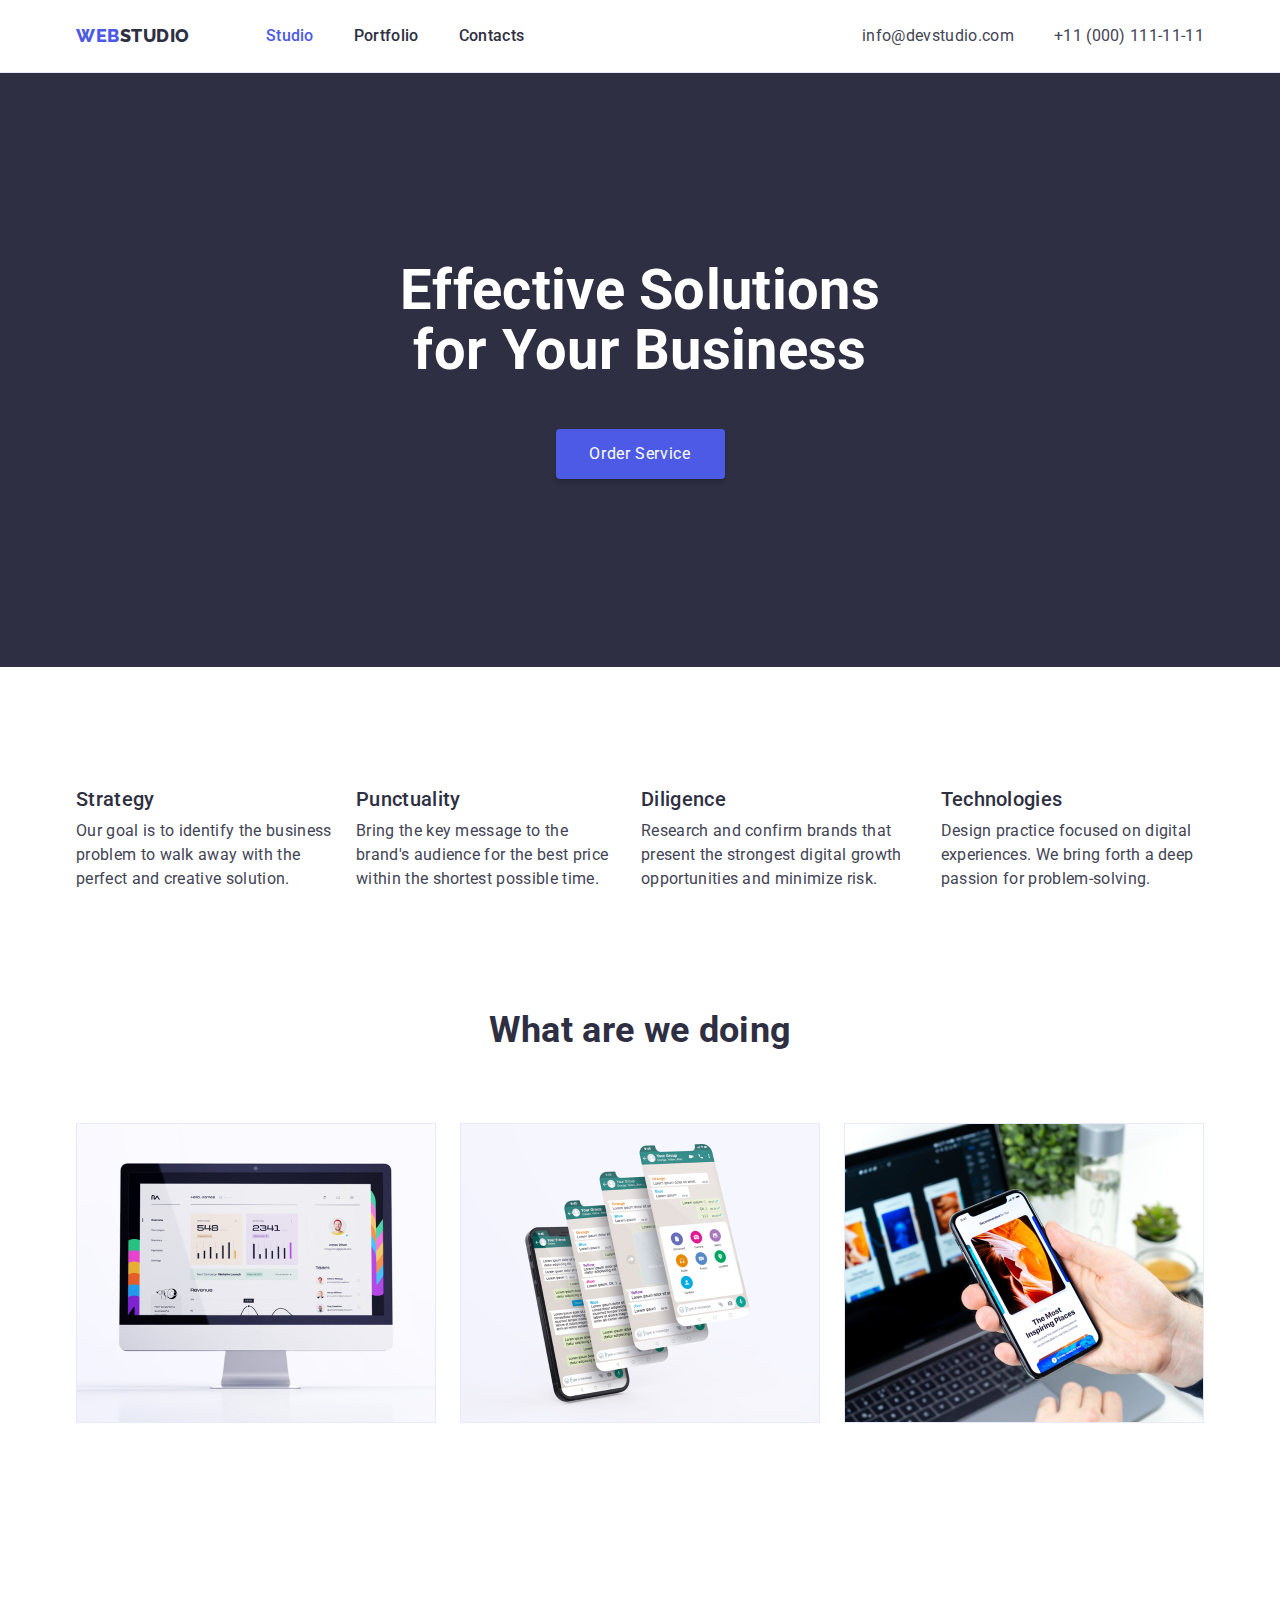
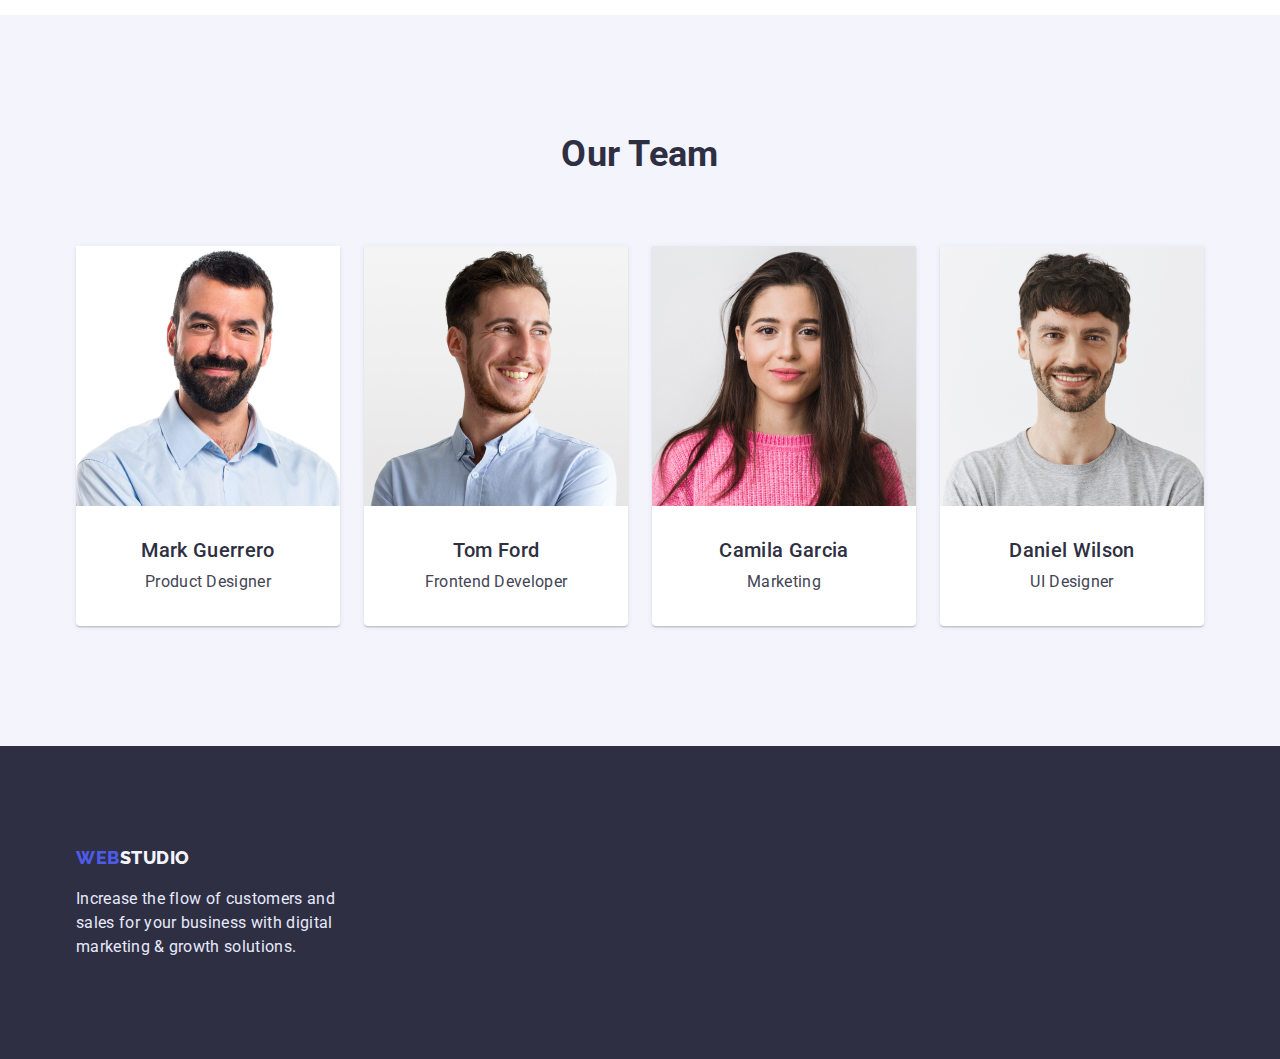
<file: index.html>
<!DOCTYPE html>
<html lang="en">

<head>
    <meta charset="UTF-8"/>
    <meta name="Web Studio (Version 3.0)" content="studio"> 
    <title> Web Studio (Version 3.0) </title>
    <link href="https://fonts.googleapis.com/css2?family=Roboto:wght@400;500;700;900&display=swap" rel="stylesheet">
    <link href="https://fonts.googleapis.com/css2?family=Raleway:wght@800&display=swap" rel="stylesheet">
    <link rel="stylesheet" href="https://cdnjs.cloudflare.com/ajax/libs/modern-normalize/1.1.0/modern-normalize.min.css">

    <link rel="stylesheet" href="https://cdnjs.cloudflare.com/ajax/libs/modern-normalize/1.0.0/modern-normalize.min.css" />
    <link rel="stylesheet" href="./css/styles.css">
</head>

<body class="body-text">

    <header class="top">
        <div class="container header-container">
        <nav class="header-menu">
            <a href="./index.html" class="top-logo"><span class="logo-web">WEB</span><span class="logo-studio">STUDIO</span></a>
                
            <ul class="menu">
                <li><a href="./index.html" class="top-link-current">Studio</a></li>
                <li><a href="./portfolio.html" class="top-link">Portfolio</a></li>
                <li><a href="" class="top-link">Contacts</a></li>
            </ul>
        </nav> 

        <address class="address-text">
            <ul class="address-text-list">
                <li><a href="mailto:info@devstudio.com" class="address-link">info@devstudio.com</a></li>
                
                <li><a href="tel:+110001111111" class="address-link">+11 (000) 111-11-11</a></li>
            </ul>
        </address>
        </div>
    </header>

    <main>
        
        <section class="section-one">
            <div class="container">
            <h1 class="main-title">Effective Solutions
            for Your Business</h1>

            <button type="button" class="main-button">Order Service</button>
            </div>
        </section>

        <section class="section-two"> 
            <div class="container">
            <h2 class="title-section">features</h2>
            <ul class="list-second">
                <li><h3 class="title-three">Strategy</h3>
                    <p>Our goal is to identify the business
                    problem to walk away with the perfect and creative solution.</p>
                </li>

                <li><h3 class="title-three">Punctuality</h3>
                    <p>Bring the key message to the brand's audience for the best price within the shortest possible time.</p>
                </li>
        
                <li>
                    <h3 class="title-three">Diligence</h3>
                    <p> Research and confirm brands that present the strongest digital growth opportunities and minimize risk.</p>
                </li>

                <li>
                    <h3 class="title-three">Technologies</h3>
                    <p> Design practice focused on digital experiences. We bring forth a deep passion for problem-solving.</p>
                </li>
            </ul>
            </div>
        </section>

        <section class="section-three">
            <div class="container">
            <h2 class="title-two third-title">What are we doing</h2>

            <ul class="list-section-three">
                <li class="list-section-item"> 
                    <img src="./images/monitor.jpg"
                    alt="Monitor"
                    width="360" />
                </li>
                <li class="list-section-item"> 
                    <img src="./images/screen.jpg" 
                    alt="Safe screen" 
                    width="360" 
                    height="300"/>
                </li>
                <li class="list-section-item"> 
                    <img src="./images/mobile.jpg" 
                    alt="Mobilephone" 
                    width="360" />
                </li>
            </ul>
            </div>
        </section>

        <section class="section-four">
            <div class="container four-team">
            <h2 class="title-two title-team">Our Team</h2>
                <ul class="team-list">
                <li class="team-list-item">
                    
                        <img src="./images/photo1.jpg" alt="Man with black beard" width="264"/>
                        <div class="card">
                            <h3 class="title-three names">Mark Guerrero</h3>
                            <p>Product Designer</p>
                        </div>
                    
                </li>

                <li class="team-list-item">
                    
                        <img src="./images/photo2.jpg" alt="Smailing man" width="264" />
                        <div class="card"><h3 class="title-three names">Tom Ford</h3><p>Frontend Developer</p></div>
                    
                </li>

                <li class="team-list-item">
                    
                        <img src="./images/photo3.jpg" alt="Woman with long hair" width="264" />
                        <div class="card"><h3 class="title-three names">Camila Garcia</h3><p>Marketing</p></div>
                    
                </li>

                <li class="team-list-item">
                    
                        <img src="./images/photo4.jpg" alt="Man in T-shirt" width="264" />
                        <div class="card"><h3 class="title-three names">Daniel Wilson</h3><p>UI Designer</p></div>
                    
                </li>
            </ul>
            </div>
        </section>
    </main>

    <footer class="bottom">
        <div class="container">
        <a href="./index.html" class="top-logo"><span class="logo-web">WEB</span><span class="logo-studio">STUDIO</span></a>
        <p class="bottom-text">Increase the flow of customers and sales for your business with digital marketing & growth solutions.</p>
        </div>
    </footer>



</body>

</html>
</file>
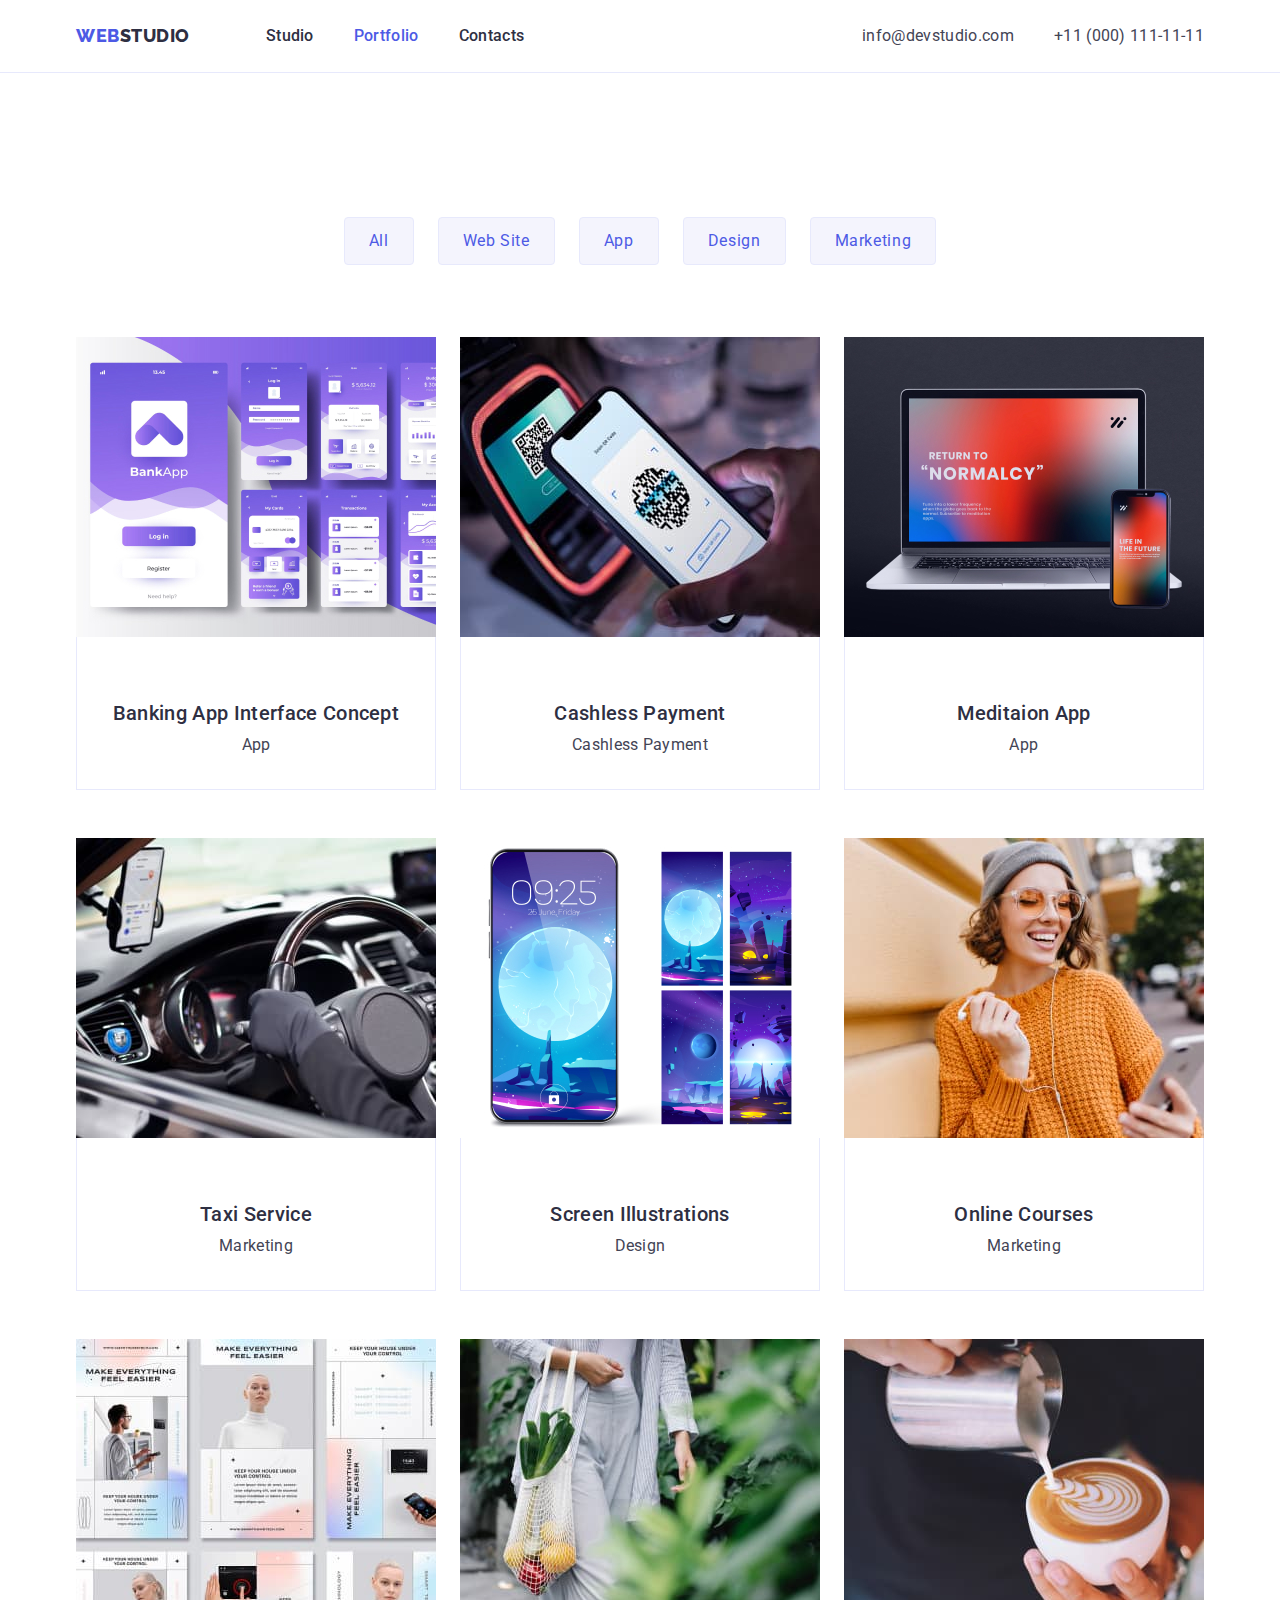
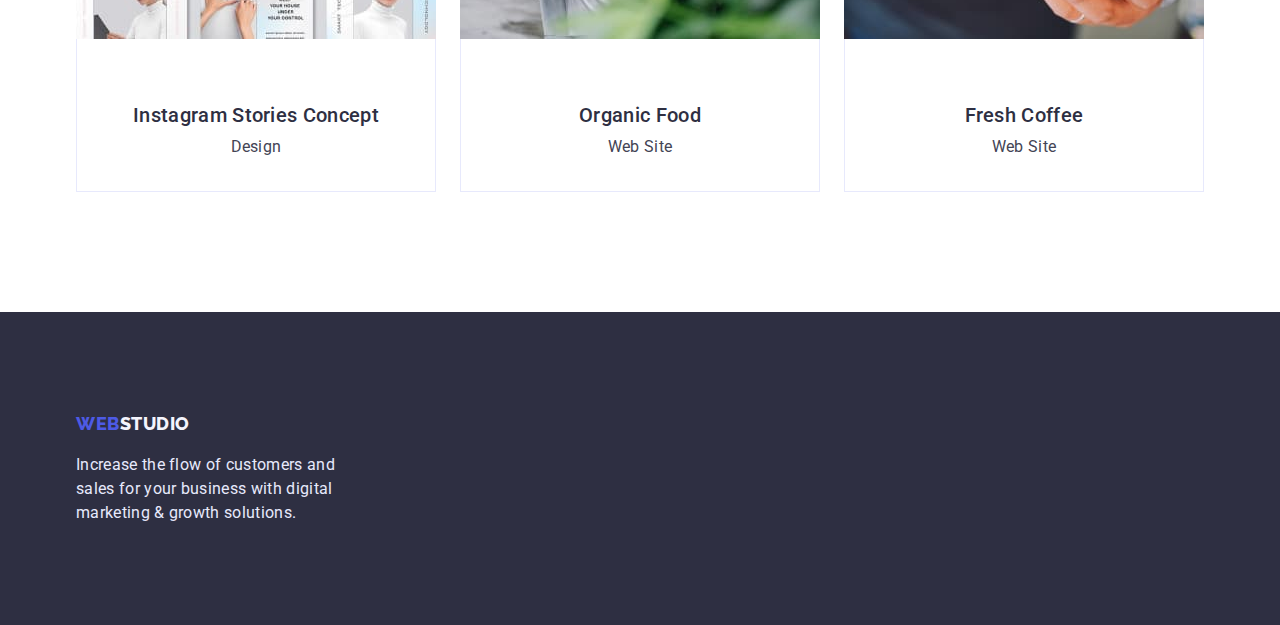
<file: portfolio.html>
<!DOCTYPE html>
<html lang="en">

<head>
    <meta charset="UTF-8" />
    <meta name="Portfolio" content="Portfolio">
    <title> Portfolio </title>
    <link href="https://fonts.googleapis.com/css2?family=Roboto:wght@400;500;700;900&display=swap" rel="stylesheet">
    
    <link href="https://fonts.googleapis.com/css2?family=Raleway:wght@800&display=swap" rel="stylesheet">
    <link rel="stylesheet" href="https://cdnjs.cloudflare.com/ajax/libs/modern-normalize/1.1.0/modern-normalize.min.css">
    
    <link rel="stylesheet" href="https://cdnjs.cloudflare.com/ajax/libs/modern-normalize/1.0.0/modern-normalize.min.css" />
    <link rel="stylesheet" href="./css/styles.css">
</head>

<body class="body-text">



    <header class="top">
        <div class="container header-container">
        <nav class="header-menu">
            <a href="./index.html" class="top-logo"><span class="logo-web">WEB</span><span
                    class="logo-studio">STUDIO</span></a>

            <ul class="menu">
                <li><a href="./index.html" class="top-link">Studio</a></li>
                <li><a href="./portfolio.html" class="top-link-current">Portfolio</a></li>
                <li><a href="" class="top-link">Contacts</a></li>
            </ul>
        </nav>

        <address class="address-text">
            <ul class="address-text-list">
                <li><a href="mailto:info@devstudio.com" class="address-link">info@devstudio.com</a></li>

                <li><a href="tel:+110001111111" class="address-link">+11 (000) 111-11-11</a></li>
            </ul>
        </address>
        </div>
    </header>

    <main>

        <section class="section-one-portfolio">
            <div class="container">
                <h1 class="title-porto">features</h1>
            <ul class="button-container">
                <li><button type="button" class="next-button first">All</button></li>
                <li><button type="button" class="next-button second">Web Site</button></li>
                <li><button type="button" class="next-button third">App</button></li>
                <li><button type="button" class="next-button fourth">Design</button></li>
                <li><button type="button" class="next-button fifth">Marketing</button></li>
            </ul>
        
            <ul class="portfolio-list">
                <li class="portfolio-list-item">
            
                    <img src="./images/BankingApp.jpg" alt="app for banking" width="360" />
                    <div class="card-portfolio"><h3 class="title-three text1">Banking App Interface Concept</h3>
                    <p class="text2">App</p></div>
            
                </li>
            
                <li class="portfolio-list-item">
            
                    <img src="./images/Payment.jpg" alt="Telephone, online payments" width="360" />
                    <div class="card-portfolio"><h3 class="title-three text1">Cashless Payment</h3>
                    <p class="text2">Cashless Payment</p></div>
            
                </li>
            
                <li class="portfolio-list-item">
            
                    <img src="./images/Mediation.jpg" alt="Laptop and phone with Mediation app" width="360" />
                    <div class="card-portfolio"><h3 class="title-three text1">Meditaion App</h3>
                    <p class="text2">App</p></div>
            
                </li>
            
                <li class="portfolio-list-item">
            
                    <img src="./images/Taxi.jpg" alt="Car`s helm wth man`s arms" width="360" />
                    <div class="card-portfolio"><h3 class="title-three text1">Taxi Service</h3>
                    <p class="text2">Marketing</p></div>
            
                </li>
                <li class="portfolio-list-item">

                    <img src="./images/Illustrations.jpg" alt="Illustrations on the screen" width="360" />
                    <div class="card-portfolio"><h3 class="title-three text1">Screen Illustrations</h3>
                    <p class="text2">Design</p></div>

                </li>

                
                <li class="portfolio-list-item">

                    <img src="./images/Online_cours.jpg" alt="Girl with phone" width="360" />
                    <div class="card-portfolio"><h3 class="title-three text1">Online Courses</h3>
                    <p class="text2">Marketing</p></div>

                </li>


                <li class="portfolio-list-item">
                
                    <img src="./images/Stories.jpg" alt="Several Instagram stories" width="360" />
                    <div class="card-portfolio"><h3 class="title-three text1">Instagram Stories Concept</h3>
                    <p class="text2">Design</p></div>
                
                </li>

                <li class="portfolio-list-item">
                
                    <img src="./images/Organic_food.jpg" alt="Woman with fruits basket" width="360" />
                    <div class="card-portfolio"><h3 class="title-three text1">Organic Food</h3>
                    <p class="text2">Web Site</p></div>
                
                </li>

                <li class="portfolio-list-item">
                
                    <img src="./images/Coffee.jpg" alt="A cap of coffee" width="360" />
                    <div class="card-portfolio"><h3 class="title-three text1">Fresh Coffee</h3>
                    <p class="text2">Web Site</p></div>
                
                </li>
            </ul>
            </div>
        </section>

    </main>

    <footer class="bottom">
        <div class="container">
        <a href="./index.html" class="top-logo"><span class="logo-web">WEB</span><span class="logo-studio">STUDIO</span></a>
        <p class="bottom-text">Increase the flow of customers and sales for your business with digital marketing & growth
        solutions.</p>
        </div>
    </footer> 



</body>
</file>
<file: css/styles.css>
/* Logo color: IRIS #4D5AE5 and NAVY BLUE #2E2F42 */
/* main color: NAVY BLUE #2E2F42 */
/* 2d color: SLATE #434455 */
/* title color: #FFFFFF */
/* footer color: CORNFLOWER #E7E9FC */


h1, h2, h3, h4, h5, h6, p {margin: 0;}

img{
    display: block;
}


:root {
    --primary-text-color: #434455;
    --main-titles-color: #2E2F42;
    --active-link-color: #4D5AE5;
    --primary-background-color: #2E2F42;
    --primary-white-color: #FFFFFF;
    --another-background-color: #F4F4FD;
    --background-buttons-color:#404BBF;
    --border-bottom-color: #E7E9FC;
    --box-shadow-color: rgba(0, 0, 0, 0.15);

}

/* for body edition*/
.body-text {
    font-family: Roboto, sans-serif;
    font-size: 16px;
    font-weight: 400;
    line-height: 1.5;
    letter-spacing: 0.02em;
    text-align: left;
    color: var(--primary-text-color);
    background: var(--primary-white-color);
}

ul {
    list-style: none;
    margin: 0;
    padding-left: 0;
}

.container{
    width: 1158px;
    padding-left: 15px;
    padding-right: 15px;
    margin-left: auto;
    margin-right: auto;
}
/*for top*/


.top {
    border-bottom: 1px solid var(--border-bottom-color);
    background: var(--primary-white-color);
    padding-top: 24px;
    padding-bottom: 24px;
}

.logo-web {
    color: var(--active-link-color);
}

.logo-studio {
    color: var(--main-titles-color)
}

.top-logo {
    text-decoration: none;
    font-family: Raleway, sans-serif;
    font-weight: 800;
    font-size: 18px;
    line-height: 1.33;
    
    align-items: center;
    letter-spacing: 0.03em;
    text-transform: uppercase;
    margin-right: 76px;
    
}

.header-container{
    display: block;
    
}

.top-logo:hover,
.top-logo:focus {
    color: var(--main-titles-color);

}

.top-link:hover,
.top-link:focus {
    color: var(--active-link-color);
}

.top-link {
    font-family: 'Roboto';
    font-style: normal;
    color: var(--main-titles-color);
    text-decoration: none;
    font-size: 16px;
    line-height: 1.5;
    font-weight: 500;
    letter-spacing: 0.02em;
}

.top-link-current:hover,
.top-link-current:focus {
    color: var(--active-link-color);
    font-family: 'Roboto';
    font-style: normal;
    text-decoration: none;
    font-size: 16px;
    line-height: 1.5;
    font-weight: 500;
    letter-spacing: 0.02em;
}

.top-link-current {
    color: var(--active-link-color);
    border-radius: 2px;
    font-family: 'Roboto';
    font-style: normal;
    text-decoration: none;
    font-size: 16px;
    line-height: 1.5;
    font-weight: 500;
    letter-spacing: 0.02em;
}

.address-link:hover,
.address-link:focus {
    color: var(--active-link-color);
    
}

.address-link{
    font-family: 'Roboto';
    text-decoration: none;
    font-style: normal;
    font-weight: 400;
    font-size: 16px;
    line-height: 1.5;
    letter-spacing: 0.02em;
    color: var(--primary-text-color);
}

.header-menu{
    display: flex;
    align-items: center;
    margin-right: auto;
}

.menu{
    display: flex;
    align-items: center;
    
    gap: 40px;
}

.header-container{
    display: flex;
    align-items: center;
}

.address-text-list{
    display: flex;
    align-items: center;
    gap: 40px;
}


/* for section 1 */

.section-one {
    background: var(--primary-background-color);
    padding-top: 188px;
    padding-bottom: 188px;
    

}

.section-one .main-title {
    font-size: 56px;
    font-weight: 700;
    line-height: 1.07;
    text-align: center;
    color: var(--primary-white-color);
    width: 494px;
    margin-left: auto;
    margin-right: auto;
    margin-bottom: 48px;
}

.section-one .main-button {
    background: var(--active-link-color);
    box-shadow: 0px 4px 4px var(--box-shadow-color);
    border-radius: 4px;
    color: var(--primary-white-color);
    cursor: pointer;
    display: block;
    padding: 16px 32px;
    letter-spacing: 0.04em;
    min-width: 169px;
    margin-left: auto;
    margin-right: auto;
    border: none;

}

.main-button:hover,
.main-button:focus {
    background: var(--background-buttons-color);
}



/*for section 2*/

.section-two{
    padding-top: 120px;
    padding-bottom: 120px;
    

}


.list-second {
    display: flex;
    gap: 24px;
    align-items: center;
    

}

.list-second .title-three {
    margin-bottom: 8px;
    width: calc((100% - 24px * 3) / 4);
}

.title-section{
    position: absolute;
    white-space: nowrap;
    width: 1px;
    height: 1px;
    overflow: hidden;
    border: 0;
    padding: 0;
    clip: rect(0 0 0 0);
    clip-path: inset(50%);
    margin: -1px;
}
.title-three {
    font-weight: 500;
    font-size: 20px;
    line-height: 1.2;
    color: var(--main-titles-color);

}

/*for other*/

.section-three{
    padding-bottom: 120px;
}

.title-two{
    margin-bottom: 72px;
}

.list-section-three{
    padding-bottom: 72px;
    display: flex;
    gap: 24px;
    align-items: center;
    
}



.list-section-item{
    width: calc((100% - 2 * 24px) / 3);
}



.team-list{
    display: flex;
    align-items: center;
    gap: 24px;
    margin-top: 72px;
}

.team-list-item{
    width: calc((100% - 3 * 24px) / 4);
    text-align: center;
    box-shadow: 0px 1px 6px rgba(46, 47, 66, 0.08), 0px 1px 1px rgba(46, 47, 66, 0.16), 0px 2px 1px rgba(46, 47, 66, 0.08);
    border-radius: 0px 0px 4px 4px;
    background-color: var(--primary-white-color);
}

.title-two {
    font-weight: 700;
    font-size: 36px;
    line-height: 1.1;
    color: var(--main-titles-color);
    text-align: center;
    box-sizing: border-box;}
    
.card{
    display: block;
    padding-top: 32px;
    padding-bottom: 32px;
    padding-left: 16px;
    padding-right: 16px;
}

.names{
margin-bottom: 8px;
}

.section-four {
    background: var(--another-background-color);
    padding-top: 120px;
    padding-bottom: 120px;
}

.four-team{
    
    display: block;
    
}

/*for footer*/
.bottom {
    background: var(--primary-background-color);
    cursor: pointer;
}

.bottom-text {
    font-family: 'Roboto';
    font-style: normal;
    color: var(--border-bottom-color);
    
    margin-top: 16px;
    width: 264px;
}

.bottom .logo-studio {
    color: var(--another-background-color);
}

.bottom {
padding-top: 100px;
padding-bottom: 100px;
}


/* portfolio classes*/

.title-porto{
    visibility: hidden;
}

.section-one-portfolio{
    padding-top: 96px;
    padding-bottom: 120px;
}

.section-one-portfolio .next-button {
    background: var(--another-background-color);
    border: 1px solid var(--border-bottom-color);
    border-radius: 4px;
    color: var(--active-link-color);
    cursor: pointer;
    display: flex;
    flex-direction: row;
    justify-content: center;
    align-items: center;
    padding: 12px 24px;
    
    height: 48px;
    text-align: center;
    letter-spacing: 0.04em;
    flex: none;
    flex-grow: 0;

}

.next-button:hover,
.next-button:focus {
    background: var(--background-buttons-color);
    color: var(--primary-white-color);
    border-color: transparent;
}

.button-container{
    display: flex;
    align-items: center;
    gap: 24px;
    justify-content: center;
    margin-bottom: 72px;
}

.next-button .second{
    
    order: 1;
    
}

.next-button .third{
    
    order: 2;
    
}

.next-button .fourth {
    
    order: 3;
    
}

.next-button .fifth{
    
    order: 4;
    
}


.portfolio-list{
    display: flex;
    flex-wrap: wrap;
    column-gap: 24px;
    row-gap: 48px;
}

.portfolio-list-item{
    width: calc((100% - 2 * 24px) / 3); 
    
    max-width: 360px;
    background-color: var(--primary-white-color);
}

.text1{
    text-align: center;
    box-sizing: border-box;
    margin-top: 32px;
    margin-bottom: 8px;
}

.text2{
    text-align: center;
    box-sizing: border-box;
}

.card-portfolio{
    display: block;
    padding-top: 32px;
    padding-bottom: 32px;
    padding-left: 16px;
    padding-right: 16px;
    border: 1px solid var(--border-bottom-color);
    border-top: none;
}
</file>
